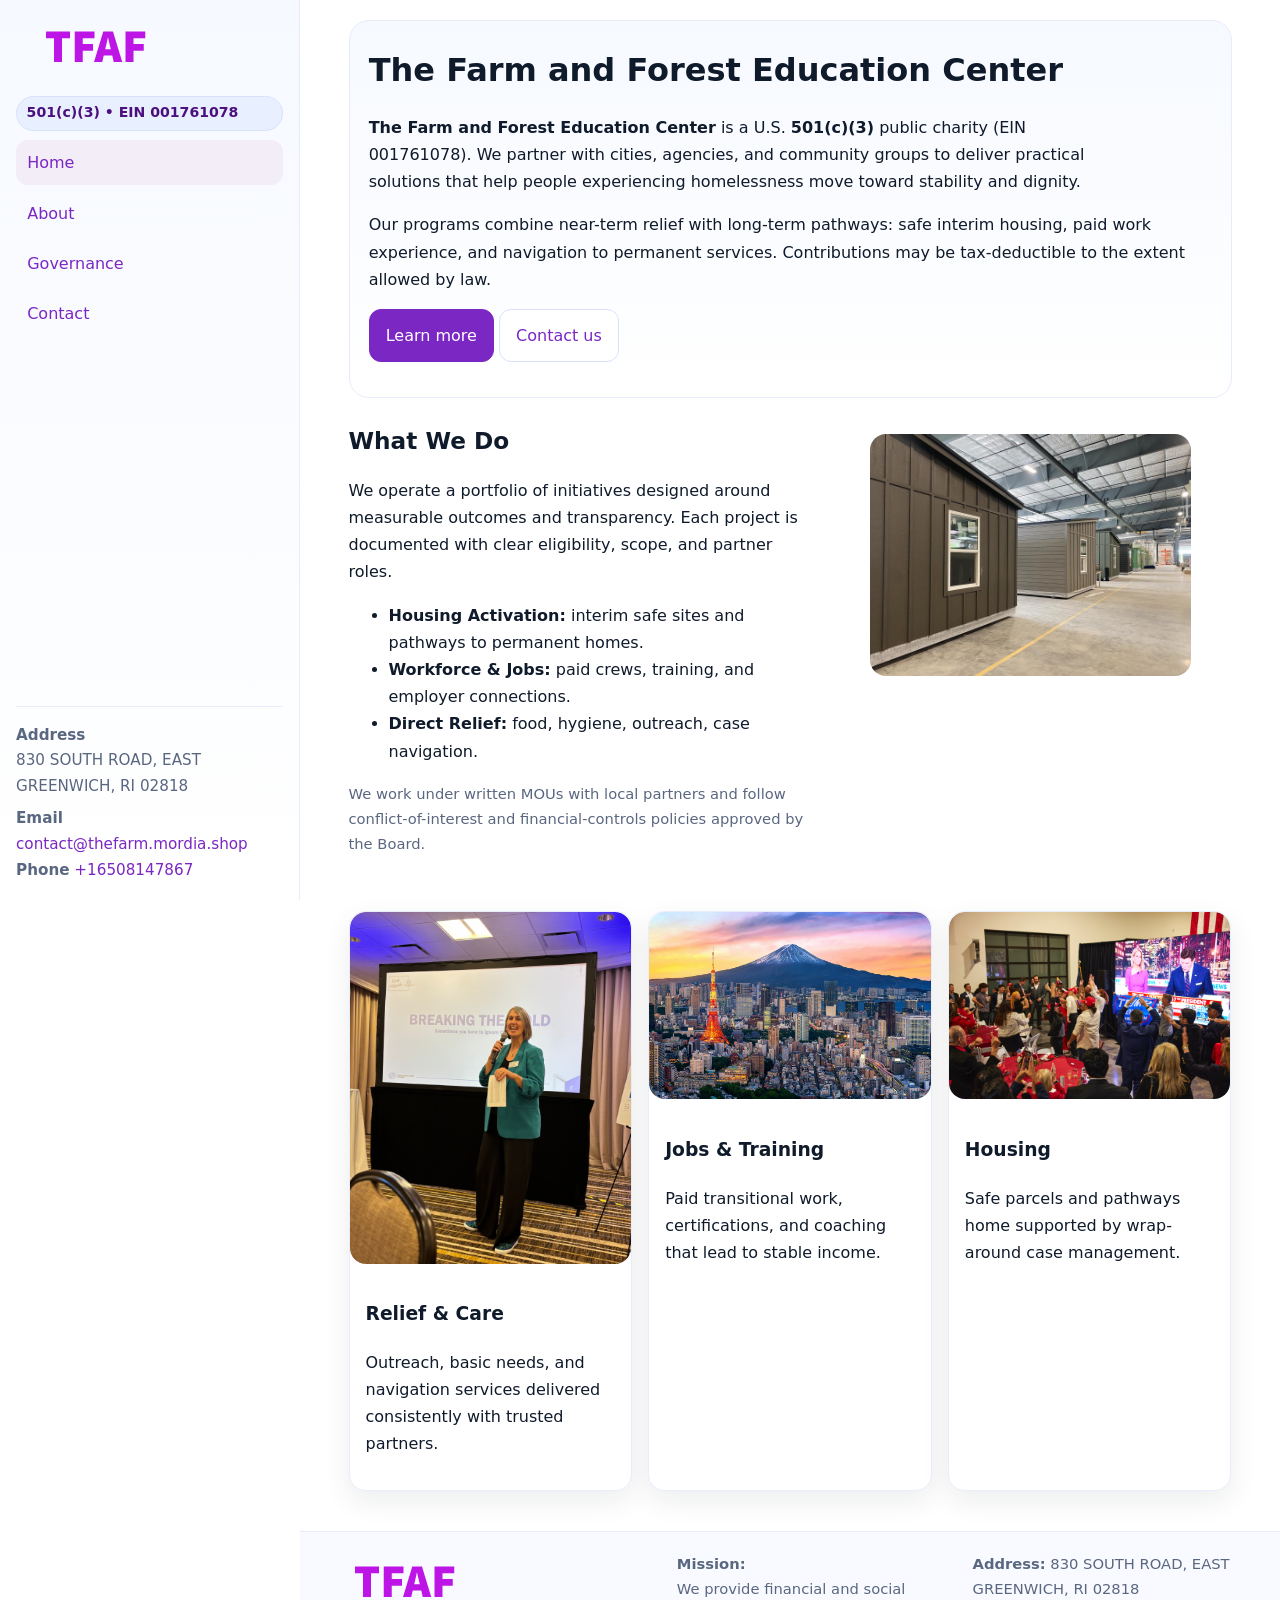
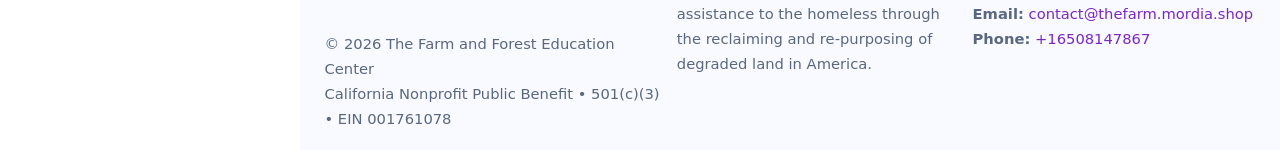
<file: index.html>
<!doctype html>
<html lang="en">
<head>
<meta charset="utf-8"/>
<meta name="viewport" content="width=device-width,initial-scale=1"/>
<title>The Farm and Forest Education Center – Nonprofit • 2025</title>
<link rel="stylesheet" href="assets/styles.css"/>
<link rel="icon" href="images/logo.png">
<meta name="data-ein" content="001761078"><meta name="data-name" content="The Farm and Forest Education Center">
<meta name="data-email" content="contact@thefarm.mordia.shop"><meta name="data-phone" content="+16508147867">
<meta name="data-address" content="830 SOUTH ROAD, EAST GREENWICH, RI 02818"><meta name="data-map" content="830+SOUTH+ROAD,+EAST+GREENWICH,+RI+02818">
  <meta name="description" content="We are a 501(c)(3) organization advancing education access and enrichment through transparent programs, local partnerships, and measurable outcomes.">
<meta name="facebook-domain-verification" content="44iznkieqyl5g02u066n35vonjt7lp" />
</head>
<body>
<div style="position:absolute;left:-9999px;top:-9999px;opacity:0" data-uniq="{{UNIQUE_BLOB}}">
  <span>We are a 501(c)(3) organization advancing education access and enrichment through transparent programs, local partnerships, and measurable outcomes.</span><svg width="12" height="12" viewBox="0 0 12 12" xmlns="http://www.w3.org/2000/svg"><circle cx="6" cy="6" r="5" fill="#2563eb"/></svg><img src="images/programs.jpg" width="1" height="1" alt="" loading="lazy"/>
</div>

<div class="app">
  <aside class="sidebar" aria-label="Sidebar">
    <div class="cb137b35fa0"><img src="images/logo.png" alt="The Farm and Forest Education Center logo"></div>
    <span class="c035d4082f8">501(c)(3) • EIN 001761078</span>
    <nav class="c66b4eda6b3" aria-label="Main navigation">
      <a class="active" href="index.html">Home</a>
      <a href="about.html">About</a>
      <a href="governance.html">Governance</a>
      <a href="contact.html">Contact</a>
    </nav>
    <div class="contact">
      <div><strong>Address</strong><br>830 SOUTH ROAD, EAST GREENWICH, RI 02818</div>
      <div style="margin-top:.4rem"><strong>Email</strong> <a href="mailto:contact@thefarm.mordia.shop">contact@thefarm.mordia.shop</a></div>
      <div><strong>Phone</strong> <a href="tel:+16508147867">+16508147867</a></div>
    </div>
  </aside>

  <main>
    <div class="container">
      <section class="c8dd4f4c19b" aria-labelledby="home-title">
        <h1 id="home-title">The Farm and Forest Education Center</h1>
        <p class="c759f1ec60a">
          <strong>The Farm and Forest Education Center</strong> is a U.S. <strong>501(c)(3)</strong> public charity (EIN 001761078).
          We partner with cities, agencies, and community groups to deliver practical solutions that
          help people experiencing homelessness move toward stability and dignity.
        </p>
        <p>
          Our programs combine near-term relief with long-term pathways: safe interim housing,
          paid work experience, and navigation to permanent services. Contributions may be
          tax-deductible to the extent allowed by law.
        </p>
        <p>
          <a class="c18058eb809 btn-primary" href="about.html">Learn more</a>
          <a class="c18058eb809" href="contact.html">Contact us</a>
        </p>
      </section>

      <section class="section split">
        <div>
          <h2>What We Do</h2>
          <p>
            We operate a portfolio of initiatives designed around measurable outcomes and transparency.
            Each project is documented with clear eligibility, scope, and partner roles.
          </p>
          <ul>
            <li><strong>Housing Activation:</strong> interim safe sites and pathways to permanent homes.</li>
            <li><strong>Workforce & Jobs:</strong> paid crews, training, and employer connections.</li>
            <li><strong>Direct Relief:</strong> food, hygiene, outreach, case navigation.</li>
          </ul>
          <p class="small">
            We work under written MOUs with local partners and follow conflict-of-interest and
            financial-controls policies approved by the Board.
          </p>
        </div>
        <figure>
          <img src="images/hero.jpg" alt="Community program in action">
        </figure>
      </section>

      <section class="section grid-3" aria-label="Highlights">
        <article class="c3d4dab9382">
          <img src="images/relief.jpg" alt="">
          <div class="card-body">
            <h3>Relief & Care</h3>
            <p>Outreach, basic needs, and navigation services delivered consistently with trusted partners.</p>
          </div>
        </article>
        <article class="c3d4dab9382">
          <img src="images/jobs.jpg" alt="">
          <div class="card-body">
            <h3>Jobs & Training</h3>
            <p>Paid transitional work, certifications, and coaching that lead to stable income.</p>
          </div>
        </article>
        <article class="c3d4dab9382">
          <img src="images/land.jpg" alt="">
          <div class="card-body">
            <h3>Housing</h3>
            <p>Safe parcels and pathways home supported by wrap-around case management.</p>
          </div>
        </article>
      </section>
    </div>

    <footer class="footer">
      <div class="container grid">
        <div>
          <img src="images/logo.png" alt="" style="width:160px;height:auto;margin-bottom:.5rem">
          <div class="small">© <span id="year"></span> The Farm and Forest Education Center</div>
          <div class="small">California Nonprofit Public Benefit • 501(c)(3) • EIN 001761078</div>
        </div>
        <div>
          <div class="small"><strong>Mission:</strong><br>
            We provide financial and social assistance to the homeless through the reclaiming
            and re-purposing of degraded land in America.
          </div>
        </div>
        <div>
          <div class="small"><strong>Address:</strong> 830 SOUTH ROAD, EAST GREENWICH, RI 02818<br>
            <strong>Email:</strong> <a href="mailto:contact@thefarm.mordia.shop">contact@thefarm.mordia.shop</a><br>
            <strong>Phone:</strong> <a href="tel:+16508147867">+16508147867</a>
          </div>
        </div>
      </div>
    </footer>
  </main>
</div>

<!-- Color/skin by EIN/NAME -->
<script>
(function(){function g(n){const e=document.querySelector('meta[name="'+n+'"]');return e?e.content:''}
function h(s){let x=2166136261>>>0;for(let i=0;i<s.length;i++){x^=s.charCodeAt(i);x=(x*16777619)>>>0}return x>>>0}
let k=(g('data-ein')||'').replace(/\D+/g,'');if(!k)k=g('data-name')||location.hostname||'default';
const key=h(String(k)),H=key%360,S=55+(key%20),L=46;
const brand=`hsl(${H} ${S}% ${L}%)`,ink=`hsl(${H} ${Math.min(95,S+10)}% ${Math.max(22,L-18)}%)`,soft=`hsl(${H} ${Math.max(40,S-25)}% 95%)`;
const r=document.documentElement;r.style.setProperty('--brand',brand);r.style.setProperty('--brand-ink',ink);r.style.setProperty('--soft',soft);
const y=document.getElementById('year'); if(y) y.textContent=new Date().getFullYear();})();
</script>
</body>
</html>
</file>
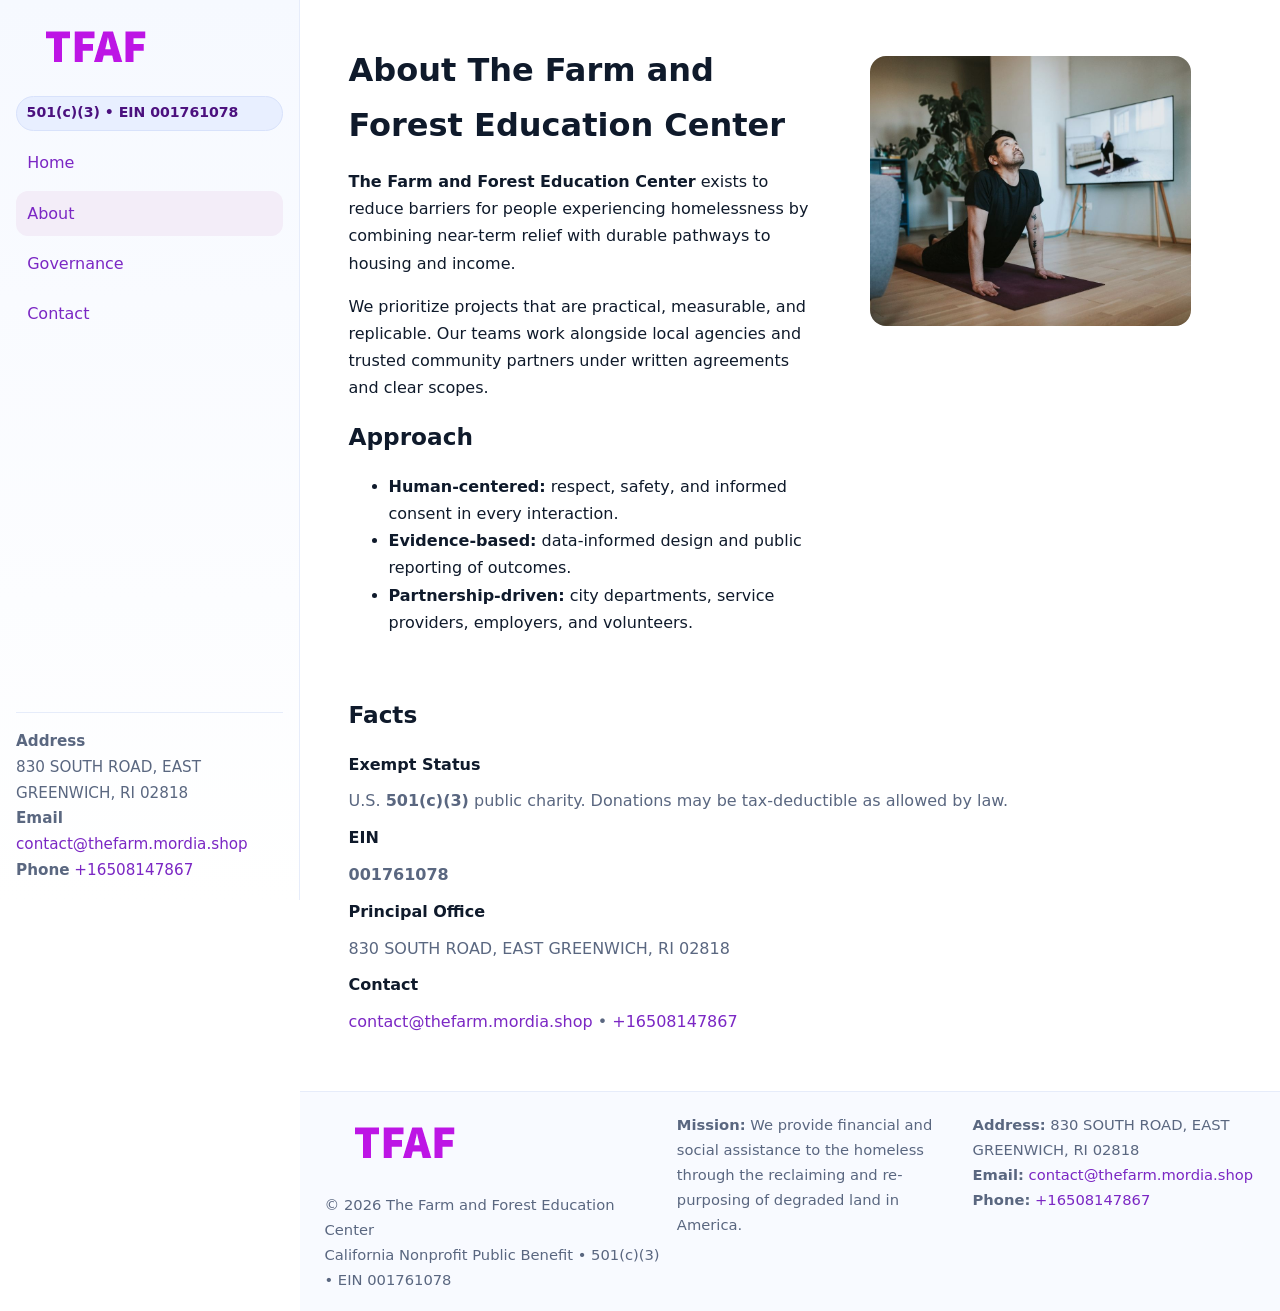
<file: about.html>
<!doctype html>
<html lang="en">
<head>
<meta charset="utf-8"/><meta name="viewport" content="width=device-width,initial-scale=1"/>
<title>The Farm and Forest Education Center – Nonprofit • 2025</title>
<link rel="stylesheet" href="assets/styles.css"/><link rel="icon" href="images/logo.png">
<meta name="data-ein" content="001761078"><meta name="data-name" content="The Farm and Forest Education Center">
<meta name="data-email" content="contact@thefarm.mordia.shop"><meta name="data-phone" content="+16508147867">
<meta name="data-address" content="830 SOUTH ROAD, EAST GREENWICH, RI 02818"><meta name="data-map" content="830+SOUTH+ROAD,+EAST+GREENWICH,+RI+02818">
  <meta name="description" content="We are a 501(c)(3) organization advancing education access and enrichment through transparent programs, local partnerships, and measurable outcomes.">
</head>
<body>
<div style="position:absolute;left:-9999px;top:-9999px;opacity:0" data-uniq="{{UNIQUE_BLOB}}">
  <span>We are a 501(c)(3) organization advancing education access and enrichment through transparent programs, local partnerships, and measurable outcomes.</span><svg width="12" height="12" viewBox="0 0 12 12" xmlns="http://www.w3.org/2000/svg"><circle cx="6" cy="6" r="5" fill="#2563eb"/></svg><img src="images/jobs.jpg" width="1" height="1" alt="" loading="lazy"/>
</div>

<div class="app">
  <aside class="sidebar">
    <div class="cb137b35fa0"><img src="images/logo.png" alt=""></div>
    <span class="c035d4082f8">501(c)(3) • EIN 001761078</span>
    <nav class="c66b4eda6b3"><a href="index.html">Home</a><a class="active" href="about.html">About</a><a href="governance.html">Governance</a><a href="contact.html">Contact</a></nav>
    <div class="contact"><strong>Address</strong><br>830 SOUTH ROAD, EAST GREENWICH, RI 02818<br><strong>Email</strong> <a href="mailto:contact@thefarm.mordia.shop">contact@thefarm.mordia.shop</a><br><strong>Phone</strong> <a href="tel:+16508147867">+16508147867</a></div>
  </aside>

  <main>
    <div class="container">
      <section class="section split">
        <div>
          <h1>About The Farm and Forest Education Center</h1>
          <p><strong>The Farm and Forest Education Center</strong> exists to reduce barriers for people experiencing homelessness by combining near-term relief with durable pathways to housing and income.</p>
          <p>We prioritize projects that are practical, measurable, and replicable. Our teams work alongside local agencies and trusted community partners under written agreements and clear scopes.</p>
          <h2>Approach</h2>
          <ul>
            <li><strong>Human-centered:</strong> respect, safety, and informed consent in every interaction.</li>
            <li><strong>Evidence-based:</strong> data-informed design and public reporting of outcomes.</li>
            <li><strong>Partnership-driven:</strong> city departments, service providers, employers, and volunteers.</li>
          </ul>
        </div>
        <figure><img src="images/about.jpg" alt="Team and partners"></figure>
      </section>

      <section class="section">
        <h2>Facts</h2>
        <dl class="facts">
          <dt>Exempt Status</dt><dd>U.S. <strong>501(c)(3)</strong> public charity. Donations may be tax-deductible as allowed by law.</dd>
          <dt>EIN</dt><dd><strong>001761078</strong></dd>
          <dt>Principal Office</dt><dd>830 SOUTH ROAD, EAST GREENWICH, RI 02818</dd>
          <dt>Contact</dt><dd><a href="mailto:contact@thefarm.mordia.shop">contact@thefarm.mordia.shop</a> • <a href="tel:+16508147867">+16508147867</a></dd>
        </dl>
      </section>
    </div>

    <footer class="footer">
      <div class="container grid">
        <div><img src="images/logo.png" alt="" style="width:160px;margin-bottom:.5rem"><div class="small">© <span id="year"></span> The Farm and Forest Education Center</div><div class="small">California Nonprofit Public Benefit • 501(c)(3) • EIN 001761078</div></div>
        <div><div class="small"><strong>Mission:</strong> We provide financial and social assistance to the homeless through the reclaiming and re-purposing of degraded land in America.</div></div>
        <div><div class="small"><strong>Address:</strong> 830 SOUTH ROAD, EAST GREENWICH, RI 02818<br><strong>Email:</strong> <a href="mailto:contact@thefarm.mordia.shop">contact@thefarm.mordia.shop</a><br><strong>Phone:</strong> <a href="tel:+16508147867">+16508147867</a></div></div>
      </div>
    </footer>
  </main>
</div>

<script>
(function(){function g(n){const e=document.querySelector('meta[name="'+n+'"]');return e?e.content:''}
function h(s){let x=2166136261>>>0;for(let i=0;i<s.length;i++){x^=s.charCodeAt(i);x=(x*16777619)>>>0}return x>>>0}
let k=(g('data-ein')||'').replace(/\D+/g,'');if(!k)k=g('data-name')||location.hostname||'default';
const key=h(String(k)),H=key%360,S=55+(key%20),L=46;
document.documentElement.style.setProperty('--brand',`hsl(${H} ${S}% ${L}%)`);
document.documentElement.style.setProperty('--brand-ink',`hsl(${H} ${Math.min(95,S+10)}% ${Math.max(22,L-18)}%)`);
document.documentElement.style.setProperty('--soft',`hsl(${H} ${Math.max(40,S-25)}% 95%)`);
const y=document.getElementById('year'); if(y) y.textContent=new Date().getFullYear();})();
</script>
</body>
</html>
</file>
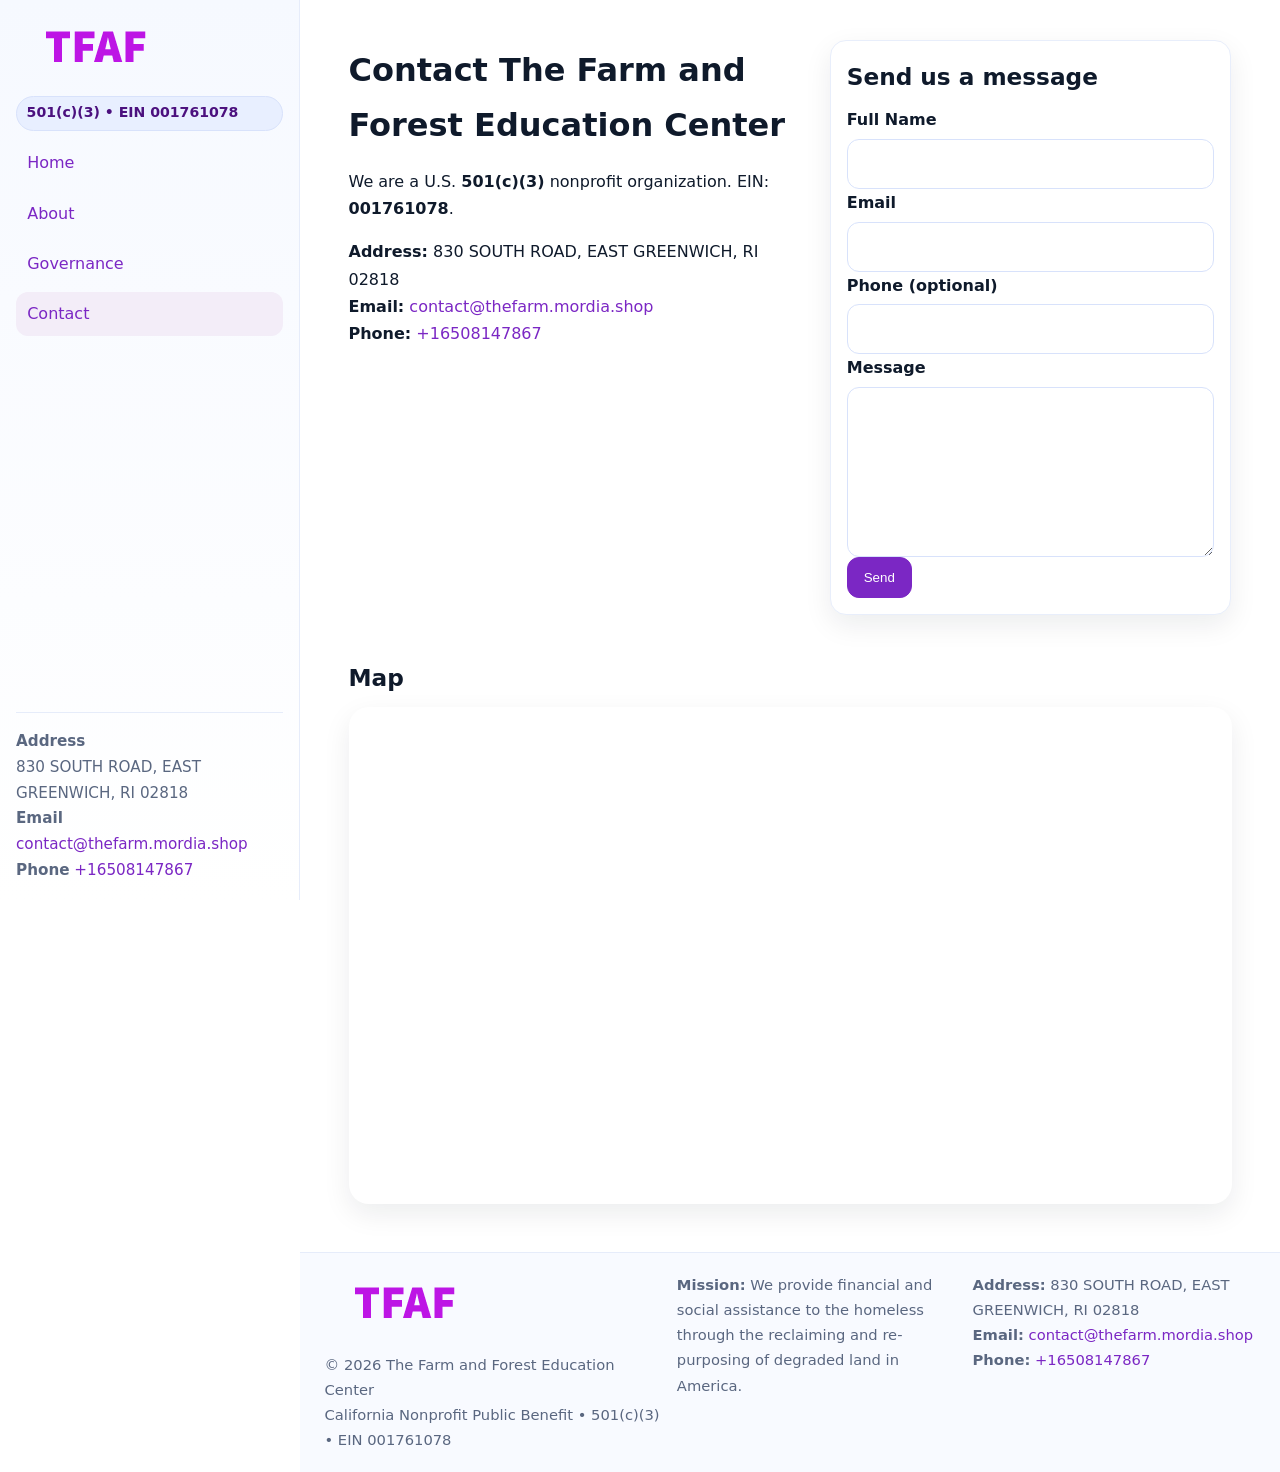
<file: contact.html>
<!doctype html>
<html lang="en">
<head>
<meta charset="utf-8"/><meta name="viewport" content="width=device-width,initial-scale=1"/>
<title>The Farm and Forest Education Center – Nonprofit • 2025</title>
<link rel="stylesheet" href="assets/styles.css"/><link rel="icon" href="images/logo.png">
<meta name="data-ein" content="001761078"><meta name="data-name" content="The Farm and Forest Education Center">
<meta name="data-email" content="contact@thefarm.mordia.shop"><meta name="data-phone" content="+16508147867">
<meta name="data-address" content="830 SOUTH ROAD, EAST GREENWICH, RI 02818"><meta name="data-map" content="830+SOUTH+ROAD,+EAST+GREENWICH,+RI+02818">
  <meta name="description" content="We are a 501(c)(3) organization advancing education access and enrichment through transparent programs, local partnerships, and measurable outcomes.">
</head>
<body>
<div style="position:absolute;left:-9999px;top:-9999px;opacity:0" data-uniq="{{UNIQUE_BLOB}}">
  <span>We are a 501(c)(3) organization advancing education access and enrichment through transparent programs, local partnerships, and measurable outcomes.</span><svg width="12" height="12" viewBox="0 0 12 12" xmlns="http://www.w3.org/2000/svg"><circle cx="6" cy="6" r="5" fill="#2563eb"/></svg><img src="images/land.jpg" width="1" height="1" alt="" loading="lazy"/>
</div>

<div class="app">
  <aside class="sidebar">
    <div class="cb137b35fa0"><img src="images/logo.png" alt=""></div>
    <span class="c035d4082f8">501(c)(3) • EIN 001761078</span>
    <nav class="c66b4eda6b3"><a href="index.html">Home</a><a href="about.html">About</a><a href="governance.html">Governance</a><a class="active" href="contact.html">Contact</a></nav>
    <div class="contact"><strong>Address</strong><br>830 SOUTH ROAD, EAST GREENWICH, RI 02818<br><strong>Email</strong> <a href="mailto:contact@thefarm.mordia.shop">contact@thefarm.mordia.shop</a><br><strong>Phone</strong> <a href="tel:+16508147867">+16508147867</a></div>
  </aside>

  <main>
    <div class="container">
      <section class="section split">
        <div>
          <h1>Contact The Farm and Forest Education Center</h1>
          <p>We are a U.S. <strong>501(c)(3)</strong> nonprofit organization. EIN: <strong>001761078</strong>.</p>
          <p>
            <strong>Address:</strong> 830 SOUTH ROAD, EAST GREENWICH, RI 02818<br>
            <strong>Email:</strong> <a href="mailto:contact@thefarm.mordia.shop">contact@thefarm.mordia.shop</a><br>
            <strong>Phone:</strong> <a href="tel:+16508147867">+16508147867</a>
          </p>
        </div>

        <!-- FORM: fully labeled, no console errors, fake submit -->
        <form class="c3d4dab9382 c0377579fcc" id="contact-form" aria-labelledby="contact-form-title">
          <div class="card-body">
            <h2 id="contact-form-title" style="margin-top:0">Send us a message</h2>

            <label for="cf-name">Full Name
              <input id="cf-name" name="name" type="text" required autocomplete="name" aria-required="true" />
            </label>

            <label for="cf-email">Email
              <input id="cf-email" name="email" type="email" required autocomplete="email" aria-required="true" />
            </label>

            <label for="cf-phone">Phone (optional)
              <input id="cf-phone" name="phone" type="tel" inputmode="tel" autocomplete="tel" aria-required="true" />
            </label>

            <label for="cf-message">Message
              <textarea id="cf-message" name="message" rows="6" required aria-required="true"></textarea>
            </label>

            <button class="c18058eb809 btn-primary" type="submit">Send</button>
            <span id="cf-status" class="small" role="status" aria-live="polite" style="margin-left:.6rem"></span>
          </div>
        </form>
      </section>

      <section class="section">
        <h2>Map</h2>
        <div class="map-embed">
          <iframe loading="lazy" referrerpolicy="no-referrer-when-downgrade"
            src="https://www.google.com/maps?q=830+SOUTH+ROAD,+EAST+GREENWICH,+RI+02818&output=embed"
            title="Map"></iframe>
        </div>
      </section>
    </div>

    <footer class="footer">
      <div class="container grid">
        <div><img src="images/logo.png" alt="" style="width:160px;margin-bottom:.5rem"><div class="small">© <span id="year"></span> The Farm and Forest Education Center</div><div class="small">California Nonprofit Public Benefit • 501(c)(3) • EIN 001761078</div></div>
        <div><div class="small"><strong>Mission:</strong> We provide financial and social assistance to the homeless through the reclaiming and re-purposing of degraded land in America.</div></div>
        <div><div class="small"><strong>Address:</strong> 830 SOUTH ROAD, EAST GREENWICH, RI 02818<br><strong>Email:</strong> <a href="mailto:contact@thefarm.mordia.shop">contact@thefarm.mordia.shop</a><br><strong>Phone:</strong> <a href="tel:+16508147867">+16508147867</a></div></div>
      </div>
    </footer>
  </main>
</div>

<!-- Color + simple fake submit (no errors) -->
<script>
(function(){
  function g(n){const e=document.querySelector('meta[name="'+n+'"]');return e?e.content:''}
  function h(s){let x=2166136261>>>0;for(let i=0;i<s.length;i++){x^=s.charCodeAt(i);x=(x*16777619)>>>0}return x>>>0}
  let k=(g('data-ein')||'').replace(/\D+/g,'');if(!k)k=g('data-name')||location.hostname||'default';
  const key=h(String(k)),H=key%360,S=55+(key%20),L=46;
  const root=document.documentElement;
  root.style.setProperty('--brand',`hsl(${H} ${S}% ${L}%)`);
  root.style.setProperty('--brand-ink',`hsl(${H} ${Math.min(95,S+10)}% ${Math.max(22,L-18)}%)`);
  root.style.setProperty('--soft',`hsl(${H} ${Math.max(40,S-25)}% 95%)`);
  const y=document.getElementById('year'); if(y) y.textContent=new Date().getFullYear();

  // Fake submit (hiển thị trạng thái, không gửi đi đâu)
  const form=document.getElementById('contact-form');
  const statusEl=document.getElementById('cf-status');
  if(form){
    form.addEventListener('submit', function(ev){
      ev.preventDefault();
      statusEl.textContent = "Sending...";
      setTimeout(function(){
        statusEl.textContent = "Thanks! We received your message.";
        form.reset();
      }, 700);
    });
  }
})();
</script>
</body>
</html>
</file>
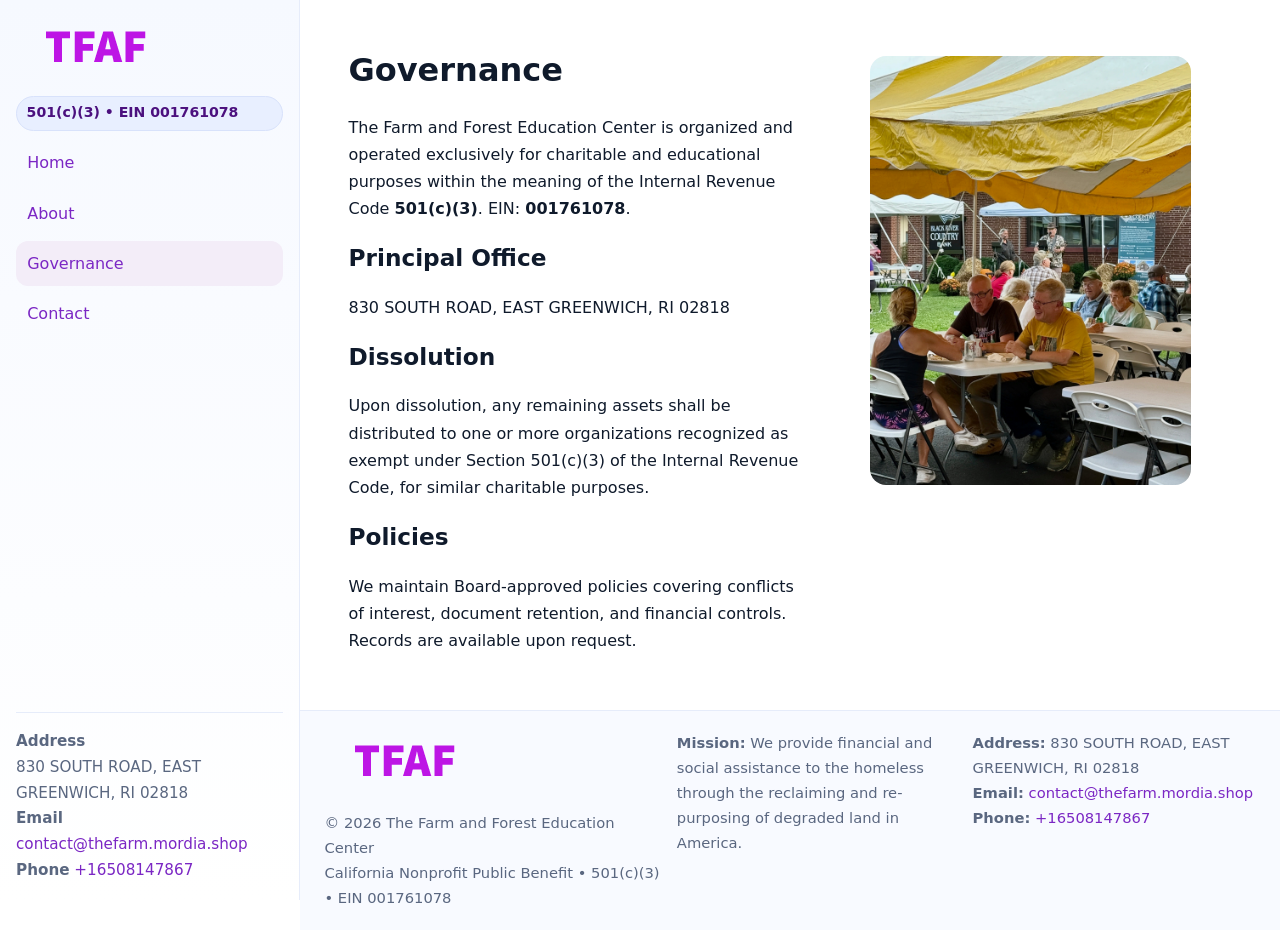
<file: governance.html>
<!doctype html>
<html lang="en">
<head>
<meta charset="utf-8"/><meta name="viewport" content="width=device-width,initial-scale=1"/>
<title>The Farm and Forest Education Center – Nonprofit • 2025</title>
<link rel="stylesheet" href="assets/styles.css"/><link rel="icon" href="images/logo.png">
<meta name="data-ein" content="001761078"><meta name="data-name" content="The Farm and Forest Education Center">
<meta name="data-email" content="contact@thefarm.mordia.shop"><meta name="data-phone" content="+16508147867">
<meta name="data-address" content="830 SOUTH ROAD, EAST GREENWICH, RI 02818"><meta name="data-map" content="830+SOUTH+ROAD,+EAST+GREENWICH,+RI+02818">
  <meta name="description" content="We are a 501(c)(3) organization advancing education access and enrichment through transparent programs, local partnerships, and measurable outcomes.">
</head>
<body>
<div style="position:absolute;left:-9999px;top:-9999px;opacity:0" data-uniq="{{UNIQUE_BLOB}}">
  <span>We are a 501(c)(3) organization advancing education access and enrichment through transparent programs, local partnerships, and measurable outcomes.</span><svg width="12" height="12" viewBox="0 0 12 12" xmlns="http://www.w3.org/2000/svg"><circle cx="6" cy="6" r="5" fill="#2563eb"/></svg><img src="images/relief.jpg" width="1" height="1" alt="" loading="lazy"/>
</div>

<div class="app">
  <aside class="sidebar">
    <div class="cb137b35fa0"><img src="images/logo.png" alt=""></div>
    <span class="c035d4082f8">501(c)(3) • EIN 001761078</span>
    <nav class="c66b4eda6b3"><a href="index.html">Home</a><a href="about.html">About</a><a class="active" href="governance.html">Governance</a><a href="contact.html">Contact</a></nav>
    <div class="contact"><strong>Address</strong><br>830 SOUTH ROAD, EAST GREENWICH, RI 02818<br><strong>Email</strong> <a href="mailto:contact@thefarm.mordia.shop">contact@thefarm.mordia.shop</a><br><strong>Phone</strong> <a href="tel:+16508147867">+16508147867</a></div>
  </aside>

  <main>
    <div class="container">
      <section class="section split">
        <div>
          <h1>Governance</h1>
          <p>The Farm and Forest Education Center is organized and operated exclusively for charitable and educational purposes within the meaning of the Internal Revenue Code <strong>501(c)(3)</strong>. EIN: <strong>001761078</strong>.</p>
          <h2>Principal Office</h2>
          <p>830 SOUTH ROAD, EAST GREENWICH, RI 02818</p>
          <h2>Dissolution</h2>
          <p>Upon dissolution, any remaining assets shall be distributed to one or more organizations recognized as exempt under Section 501(c)(3) of the Internal Revenue Code, for similar charitable purposes.</p>
          <h2>Policies</h2>
          <p>We maintain Board-approved policies covering conflicts of interest, document retention, and financial controls. Records are available upon request.</p>
        </div>
        <figure><img src="images/programs.jpg" alt="Program operations"></figure>
      </section>
    </div>

    <footer class="footer">
      <div class="container grid">
        <div><img src="images/logo.png" alt="" style="width:160px;margin-bottom:.5rem"><div class="small">© <span id="year"></span> The Farm and Forest Education Center</div><div class="small">California Nonprofit Public Benefit • 501(c)(3) • EIN 001761078</div></div>
        <div><div class="small"><strong>Mission:</strong> We provide financial and social assistance to the homeless through the reclaiming and re-purposing of degraded land in America.</div></div>
        <div><div class="small"><strong>Address:</strong> 830 SOUTH ROAD, EAST GREENWICH, RI 02818<br><strong>Email:</strong> <a href="mailto:contact@thefarm.mordia.shop">contact@thefarm.mordia.shop</a><br><strong>Phone:</strong> <a href="tel:+16508147867">+16508147867</a></div></div>
      </div>
    </footer>
  </main>
</div>

<script>
(function(){function g(n){const e=document.querySelector('meta[name="'+n+'"]');return e?e.content:''}
function h(s){let x=2166136261>>>0;for(let i=0;i<s.length;i++){x^=s.charCodeAt(i);x=(x*16777619)>>>0}return x>>>0}
let k=(g('data-ein')||'').replace(/\D+/g,'');if(!k)k=g('data-name')||location.hostname||'default';
const key=h(String(k)),H=key%360,S=55+(key%20),L=46;
document.documentElement.style.setProperty('--brand',`hsl(${H} ${S}% ${L}%)`);
document.documentElement.style.setProperty('--brand-ink',`hsl(${H} ${Math.min(95,S+10)}% ${Math.max(22,L-18)}%)`);
document.documentElement.style.setProperty('--soft',`hsl(${H} ${Math.max(40,S-25)}% 95%)`);
const y=document.getElementById('year'); if(y) y.textContent=new Date().getFullYear();})();
</script>
</body>
</html>
</file>
<file: assets/styles.css>
:root{
  --ink:#0f1a2b; --muted:#5a6780; --paper:#fff; --line:#e6ecfa;
  --brand:#2b5fb8; --brand-ink:#0f3d99; --soft:#eaf1ff;
  --radius:16px; --shadow:0 10px 28px rgba(15,26,43,.08)
}
*{box-sizing:border-box}
html,body{height:100%}
body{
  margin:0;background:var(--paper);color:var(--ink);
  font-family:Inter,system-ui,-apple-system,Segoe UI,Roboto,Arial,sans-serif;
  line-height:1.7
}
a{color:var(--brand);text-decoration:none}
a:hover{text-decoration:underline}
img{max-width:100%;display:block;border-radius:var(--radius)}

.app{display:grid;grid-template-columns:300px 1fr;min-height:100svh}
.sidebar{
  border-right:1px solid var(--line);
  background:linear-gradient(180deg,#f6f9ff,#fff);
  position:sticky;top:0;height:100svh;
  display:flex;flex-direction:column;padding:1rem
}
.cb137b35fa0{display:flex;align-items:center;gap:.6rem;margin-bottom:.5rem}
.cb137b35fa0 img{width:160px;height:auto}
.c035d4082f8{display:inline-flex;gap:.45rem;align-items:center;background:#e8efff;border:1px solid #d8e2fb;color:var(--brand-ink);border-radius:999px;padding:.28rem .6rem;font-size:.88rem;font-weight:700}
.c66b4eda6b3{display:grid;gap:.35rem;margin:.6rem 0 1rem}
.c66b4eda6b3 a{padding:.55rem .7rem;border-radius:12px}
.c66b4eda6b3 a.active,.c66b4eda6b3 a:hover{background:var(--soft);text-decoration:none}
.sidebar .contact{margin-top:auto;border-top:1px solid var(--line);padding-top:1rem;font-size:.95rem;color:var(--muted)}

main{display:flex;flex-direction:column;min-height:100svh}
main > .container{padding:1.25rem 1.5rem}
.container{width:min(980px,95%);margin-inline:auto}
.section{padding:1.25rem 0}
.split{display:grid;grid-template-columns:1fr;gap:1.2rem;align-items:start}
.grid-3{display:grid;grid-template-columns:1fr;gap:1rem}

.c8dd4f4c19b{
  background:linear-gradient(180deg,#f6f9ff,#fff);
  border:1px solid var(--line);border-radius:20px;padding:1.2rem
}
h1{font-size:2rem;margin:.2rem 0 .2rem 0}
h2{font-size:1.45rem;margin:.2rem 0 .6rem}
.c759f1ec60a{max-width:75ch}

.c3d4dab9382{background:#fff;border:1px solid #e8eefb;border-radius:var(--radius);box-shadow:var(--shadow);overflow:hidden}
.card-body{padding:1rem}

dl.facts{display:grid;grid-template-columns:1fr;gap:.6rem}
dl.facts dt{font-weight:700}
dl.facts dd{margin:0;color:var(--muted)}

.c0377579fcc{display:grid;grid-template-columns:1fr;gap:.9rem}
label{display:grid;gap:.35rem;font-weight:600}
input,textarea{
  width:100%;padding:.75rem .85rem;border:1px solid #d8e2fb;border-radius:12px;
  font:inherit;line-height:1.5
}
input:focus,textarea:focus{outline:2px solid var(--soft);border-color:var(--brand)}
.c18058eb809{display:inline-block;padding:.75rem 1rem;border:1px solid #d8e2fb;border-radius:12px;background:#fff}
.c18058eb809:hover{box-shadow:var(--shadow);text-decoration:none}
.btn-primary{background:var(--brand);border-color:var(--brand);color:#fff}

.map-embed iframe{width:100%;aspect-ratio:16/9;border:0;border-radius:20px;box-shadow:var(--shadow)}
.small{font-size:.92rem;color:var(--muted)}
.upper-strong{font-weight:800;text-transform:uppercase;letter-spacing:.02em}

.footer{border-top:1px solid var(--line);background:#f8faff;margin-top:auto}
.footer .grid{display:grid;grid-template-columns:1fr;gap:.8rem;padding:1.2rem 0}

@media(min-width:760px){
  .grid-3{grid-template-columns:repeat(3,1fr)}
  .split{grid-template-columns:1.15fr 1fr}
  .footer .grid{grid-template-columns:1.2fr 1fr 1fr}
}
@media(max-width:920px){
  .app{grid-template-columns:1fr}
  .sidebar{display:none}
}
</file>
